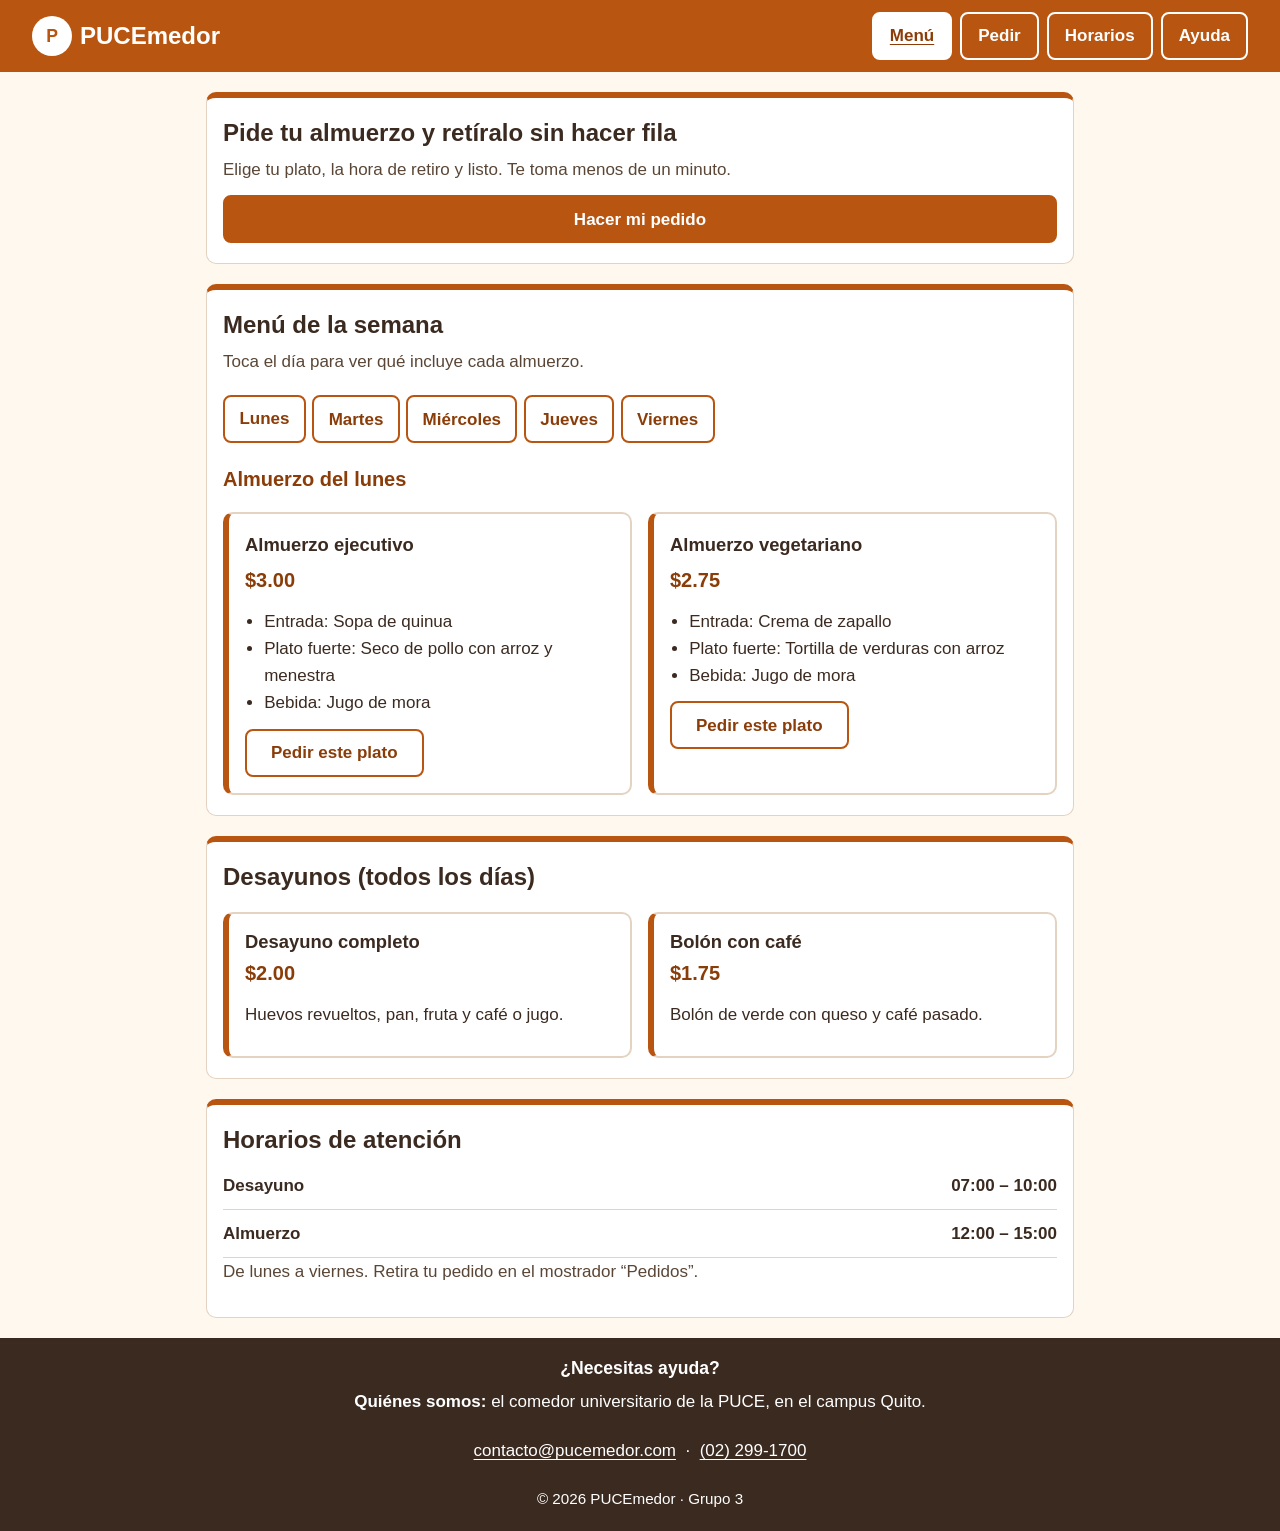
<file: index.html>
<!DOCTYPE html>
<html lang="es">
<head>
  <meta charset="UTF-8">
  <meta name="viewport" content="width=device-width, initial-scale=1.0">
  <meta name="description" content="PUCEmedor: menú y pedidos del comedor universitario de la PUCE.">
  <title>Menú y pedidos del comedor | PUCEmedor</title>
  <link rel="stylesheet" href="css/styles.css">
</head>
<body>

  <a class="saltar" href="#contenido">Saltar al contenido</a>

  <header class="encabezado">
    <a class="logo" href="index.html" aria-label="PUCEmedor, ir al inicio">
      <span class="logo__icono" aria-hidden="true">P</span>
      <span>PUCEmedor</span>
    </a>
    <nav aria-label="Navegación principal">
      <ul class="nav__lista">
        <li><a href="index.html#menu" aria-current="page">Menú</a></li>
        <li><a href="pedidos.html">Pedir</a></li>
        <li><a href="index.html#horarios">Horarios</a></li>
        <li><a href="#ayuda">Ayuda</a></li>
      </ul>
    </nav>
  </header>

  <main id="contenido" class="principal" tabindex="-1">

    <section class="seccion" aria-labelledby="titulo-inicio">
      <h1 id="titulo-inicio" class="seccion__titulo">Pide tu almuerzo y retíralo sin hacer fila</h1>
      <p class="seccion__texto">Elige tu plato, la hora de retiro y listo. Te toma menos de un minuto.</p>
      <a class="boton boton--ancho" href="pedidos.html">Hacer mi pedido</a>
    </section>

    <section id="menu" class="seccion menu-semanal" aria-labelledby="titulo-menu">
      <h2 id="titulo-menu" class="seccion__titulo">Menú de la semana</h2>
      <p class="seccion__texto">Toca el día para ver qué incluye cada almuerzo.</p>
      <nav class="tabs" aria-label="Días de la semana">
        <a href="#lunes">Lunes</a>
        <a href="#martes">Martes</a>
        <a href="#miercoles">Miércoles</a>
        <a href="#jueves">Jueves</a>
        <a href="#viernes">Viernes</a>
      </nav>
      <section id="lunes" class="dia" aria-labelledby="titulo-lunes">
        <h3 id="titulo-lunes" class="dia__titulo">Almuerzo del lunes</h3>
        <div class="tarjetas">
          <article class="tarjeta">
            <h4>Almuerzo ejecutivo</h4>
            <p class="precio">$3.00</p>
            <ul class="incluye" aria-label="Incluye">
              <li>Entrada: Sopa de quinua</li>
              <li>Plato fuerte: Seco de pollo con arroz y menestra</li>
              <li>Bebida: Jugo de mora</li>
            </ul>
            <a class="boton boton--secundario" href="pedidos.html">Pedir este plato</a>
          </article>
          <article class="tarjeta">
            <h4>Almuerzo vegetariano</h4>
            <p class="precio">$2.75</p>
            <ul class="incluye" aria-label="Incluye">
              <li>Entrada: Crema de zapallo</li>
              <li>Plato fuerte: Tortilla de verduras con arroz</li>
              <li>Bebida: Jugo de mora</li>
            </ul>
            <a class="boton boton--secundario" href="pedidos.html">Pedir este plato</a>
          </article>
        </div>
      </section>
      <section id="martes" class="dia" aria-labelledby="titulo-martes">
        <h3 id="titulo-martes" class="dia__titulo">Almuerzo del martes</h3>
        <div class="tarjetas">
          <article class="tarjeta">
            <h4>Almuerzo ejecutivo</h4>
            <p class="precio">$3.00</p>
            <ul class="incluye" aria-label="Incluye">
              <li>Entrada: Locro de papa</li>
              <li>Plato fuerte: Carne asada con arroz y ensalada</li>
              <li>Bebida: Jugo de naranjilla</li>
            </ul>
            <a class="boton boton--secundario" href="pedidos.html">Pedir este plato</a>
          </article>
          <article class="tarjeta">
            <h4>Almuerzo vegetariano</h4>
            <p class="precio">$2.75</p>
            <ul class="incluye" aria-label="Incluye">
              <li>Entrada: Locro de papa</li>
              <li>Plato fuerte: Menestra de lenteja con arroz y maduro</li>
              <li>Bebida: Jugo de naranjilla</li>
            </ul>
            <a class="boton boton--secundario" href="pedidos.html">Pedir este plato</a>
          </article>
        </div>
      </section>
      <section id="miercoles" class="dia" aria-labelledby="titulo-miercoles">
        <h3 id="titulo-miercoles" class="dia__titulo">Almuerzo del miércoles</h3>
        <div class="tarjetas">
          <article class="tarjeta">
            <h4>Almuerzo ejecutivo</h4>
            <p class="precio">$3.00</p>
            <ul class="incluye" aria-label="Incluye">
              <li>Entrada: Sopa de fideo</li>
              <li>Plato fuerte: Pollo al horno con puré de papa</li>
              <li>Bebida: Limonada</li>
            </ul>
            <a class="boton boton--secundario" href="pedidos.html">Pedir este plato</a>
          </article>
          <article class="tarjeta">
            <h4>Almuerzo vegetariano</h4>
            <p class="precio">$2.75</p>
            <ul class="incluye" aria-label="Incluye">
              <li>Entrada: Sopa de fideo</li>
              <li>Plato fuerte: Lasaña de vegetales</li>
              <li>Bebida: Limonada</li>
            </ul>
            <a class="boton boton--secundario" href="pedidos.html">Pedir este plato</a>
          </article>
        </div>
      </section>
      <section id="jueves" class="dia" aria-labelledby="titulo-jueves">
        <h3 id="titulo-jueves" class="dia__titulo">Almuerzo del jueves</h3>
        <div class="tarjetas">
          <article class="tarjeta">
            <h4>Almuerzo ejecutivo</h4>
            <p class="precio">$3.00</p>
            <ul class="incluye" aria-label="Incluye">
              <li>Entrada: Sopa de verduras</li>
              <li>Plato fuerte: Estofado de res con arroz</li>
              <li>Bebida: Jugo de piña</li>
            </ul>
            <a class="boton boton--secundario" href="pedidos.html">Pedir este plato</a>
          </article>
          <article class="tarjeta">
            <h4>Almuerzo vegetariano</h4>
            <p class="precio">$2.75</p>
            <ul class="incluye" aria-label="Incluye">
              <li>Entrada: Sopa de verduras</li>
              <li>Plato fuerte: Arroz con champiñones y ensalada</li>
              <li>Bebida: Jugo de piña</li>
            </ul>
            <a class="boton boton--secundario" href="pedidos.html">Pedir este plato</a>
          </article>
        </div>
      </section>
      <section id="viernes" class="dia" aria-labelledby="titulo-viernes">
        <h3 id="titulo-viernes" class="dia__titulo">Almuerzo del viernes</h3>
        <div class="tarjetas">
          <article class="tarjeta">
            <h4>Almuerzo ejecutivo</h4>
            <p class="precio">$3.00</p>
            <ul class="incluye" aria-label="Incluye">
              <li>Entrada: Crema de choclo</li>
              <li>Plato fuerte: Pescado apanado con arroz y ensalada</li>
              <li>Bebida: Jugo de tomate de árbol</li>
            </ul>
            <a class="boton boton--secundario" href="pedidos.html">Pedir este plato</a>
          </article>
          <article class="tarjeta">
            <h4>Almuerzo vegetariano</h4>
            <p class="precio">$2.75</p>
            <ul class="incluye" aria-label="Incluye">
              <li>Entrada: Crema de choclo</li>
              <li>Plato fuerte: Llapingachos con huevo y ensalada</li>
              <li>Bebida: Jugo de tomate de árbol</li>
            </ul>
            <a class="boton boton--secundario" href="pedidos.html">Pedir este plato</a>
          </article>
        </div>
      </section>
    </section>

    <section id="desayunos" class="seccion" aria-labelledby="titulo-desayunos">
      <h2 id="titulo-desayunos" class="seccion__titulo">Desayunos (todos los días)</h2>
      <div class="tarjetas">
        <article class="tarjeta">
          <h3>Desayuno completo</h3>
          <p class="precio">$2.00</p>
          <p>Huevos revueltos, pan, fruta y café o jugo.</p>
        </article>
        <article class="tarjeta">
          <h3>Bolón con café</h3>
          <p class="precio">$1.75</p>
          <p>Bolón de verde con queso y café pasado.</p>
        </article>
      </div>
    </section>

    <section id="horarios" class="seccion" aria-labelledby="titulo-horarios">
      <h2 id="titulo-horarios" class="seccion__titulo">Horarios de atención</h2>
      <ul class="horarios">
        <li><span>Desayuno</span> <span>07:00 – 10:00</span></li>
        <li><span>Almuerzo</span> <span>12:00 – 15:00</span></li>
      </ul>
      <p class="seccion__texto">De lunes a viernes. Retira tu pedido en el mostrador “Pedidos”.</p>
    </section>

  </main>

  <footer id="ayuda" class="pie">
    <h2>¿Necesitas ayuda?</h2>
    <p><strong>Quiénes somos:</strong> el comedor universitario de la PUCE, en el campus Quito.</p>
    <p>
      <a href="mailto:contacto@pucemedor.com">contacto@pucemedor.com</a>
      &nbsp;·&nbsp;
      <a href="tel:+59322991700">(02) 299-1700</a>
    </p>
    <p class="pie__copy">© 2026 PUCEmedor · Grupo 3</p>
  </footer>

</body>
</html>
</file>
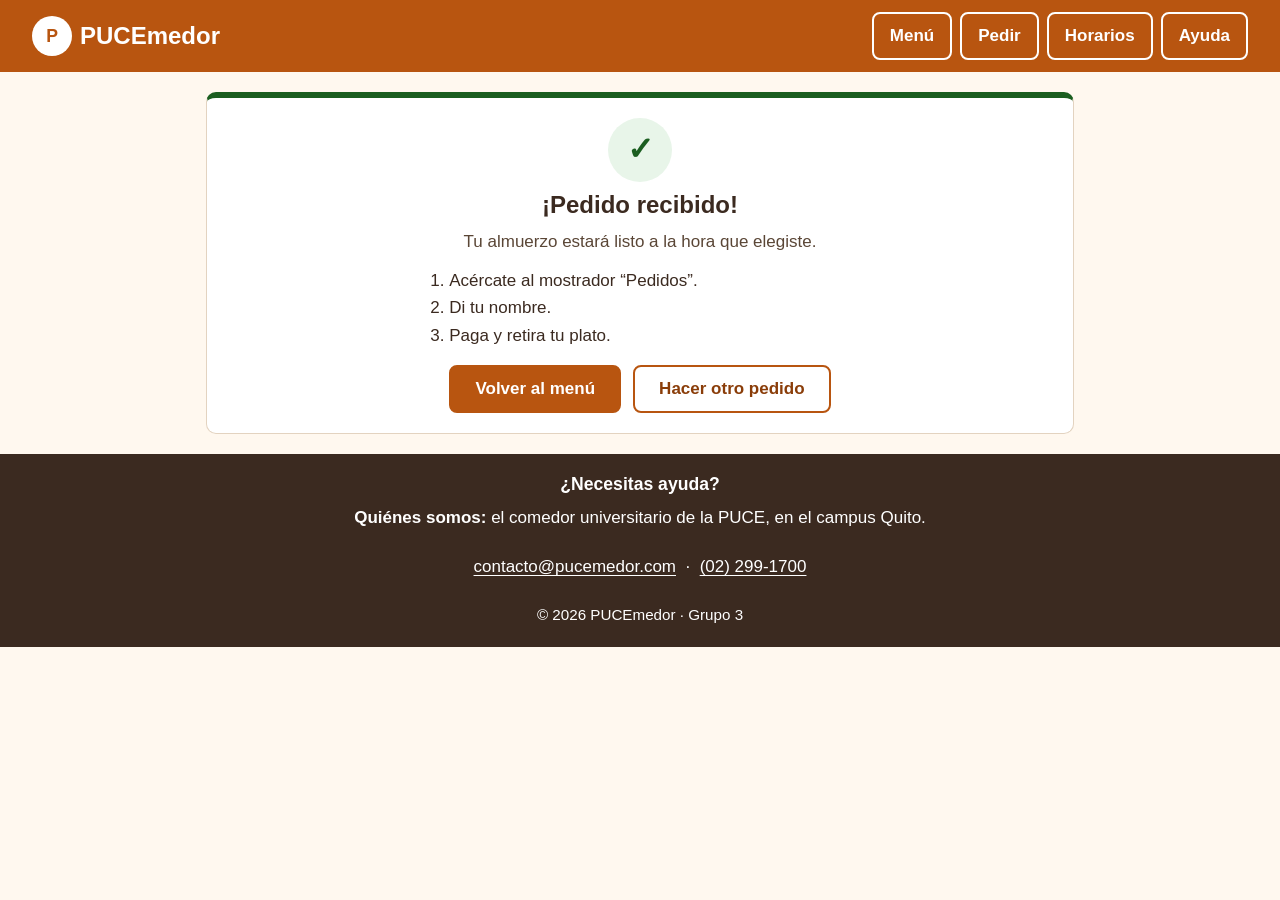
<file: gracias.html>
<!DOCTYPE html>
<html lang="es">
<head>
  <meta charset="UTF-8">
  <meta name="viewport" content="width=device-width, initial-scale=1.0">
  <meta name="description" content="PUCEmedor: menú y pedidos del comedor universitario de la PUCE.">
  <title>Pedido recibido | PUCEmedor</title>
  <link rel="stylesheet" href="css/styles.css">
</head>
<body>

  <a class="saltar" href="#contenido">Saltar al contenido</a>

  <header class="encabezado">
    <a class="logo" href="index.html" aria-label="PUCEmedor, ir al inicio">
      <span class="logo__icono" aria-hidden="true">P</span>
      <span>PUCEmedor</span>
    </a>
    <nav aria-label="Navegación principal">
      <ul class="nav__lista">
        <li><a href="index.html#menu">Menú</a></li>
        <li><a href="pedidos.html">Pedir</a></li>
        <li><a href="index.html#horarios">Horarios</a></li>
        <li><a href="#ayuda">Ayuda</a></li>
      </ul>
    </nav>
  </header>

  <main id="contenido" class="principal" tabindex="-1">

    <section class="seccion confirmacion" aria-labelledby="titulo-gracias">
      <span class="icono-ok" aria-hidden="true">✓</span>
      <h1 id="titulo-gracias" class="seccion__titulo">¡Pedido recibido!</h1>
      <p class="seccion__texto">Tu almuerzo estará listo a la hora que elegiste.</p>
      <ol class="pasos">
        <li>Acércate al mostrador “Pedidos”.</li>
        <li>Di tu nombre.</li>
        <li>Paga y retira tu plato.</li>
      </ol>
      <div class="acciones">
        <a class="boton" href="index.html#menu">Volver al menú</a>
        <a class="boton boton--secundario" href="pedidos.html">Hacer otro pedido</a>
      </div>
    </section>

  </main>

  <footer id="ayuda" class="pie">
    <h2>¿Necesitas ayuda?</h2>
    <p><strong>Quiénes somos:</strong> el comedor universitario de la PUCE, en el campus Quito.</p>
    <p>
      <a href="mailto:contacto@pucemedor.com">contacto@pucemedor.com</a>
      &nbsp;·&nbsp;
      <a href="tel:+59322991700">(02) 299-1700</a>
    </p>
    <p class="pie__copy">© 2026 PUCEmedor · Grupo 3</p>
  </footer>

</body>
</html>
</file>
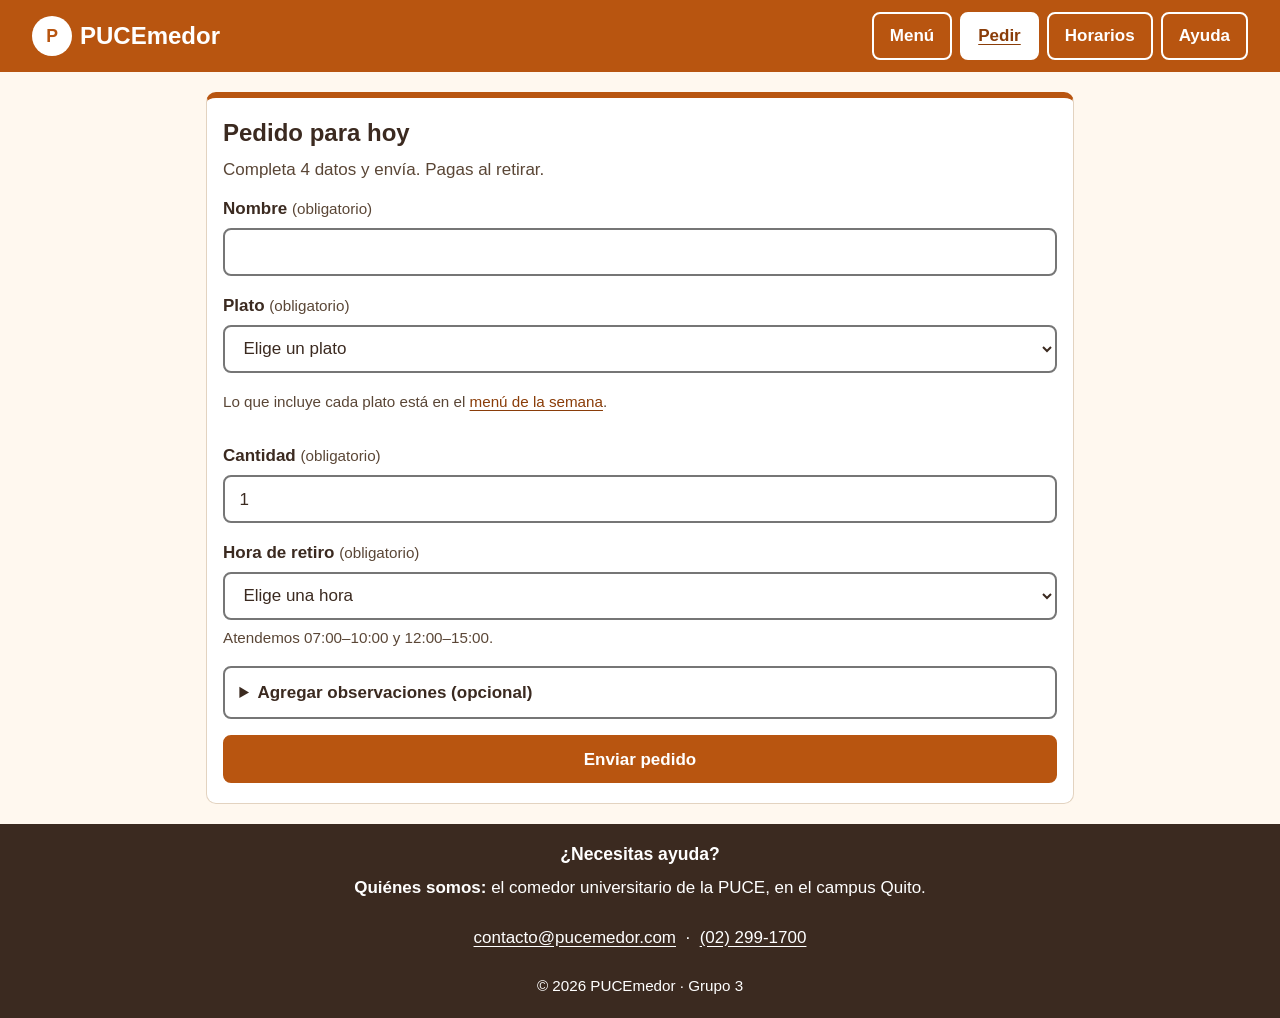
<file: pedidos.html>
<!DOCTYPE html>
<html lang="es">
<head>
  <meta charset="UTF-8">
  <meta name="viewport" content="width=device-width, initial-scale=1.0">
  <meta name="description" content="PUCEmedor: menú y pedidos del comedor universitario de la PUCE.">
  <title>Hacer pedido | PUCEmedor</title>
  <link rel="stylesheet" href="css/styles.css">
</head>
<body>

  <a class="saltar" href="#contenido">Saltar al contenido</a>

  <header class="encabezado">
    <a class="logo" href="index.html" aria-label="PUCEmedor, ir al inicio">
      <span class="logo__icono" aria-hidden="true">P</span>
      <span>PUCEmedor</span>
    </a>
    <nav aria-label="Navegación principal">
      <ul class="nav__lista">
        <li><a href="index.html#menu">Menú</a></li>
        <li><a href="pedidos.html" aria-current="page">Pedir</a></li>
        <li><a href="index.html#horarios">Horarios</a></li>
        <li><a href="#ayuda">Ayuda</a></li>
      </ul>
    </nav>
  </header>

  <main id="contenido" class="principal" tabindex="-1">

    <section class="seccion" aria-labelledby="titulo-pedido">
      <h1 id="titulo-pedido" class="seccion__titulo">Pedido para hoy</h1>
      <p class="seccion__texto">Completa 4 datos y envía. Pagas al retirar.</p>

      <form class="formulario" action="gracias.html" method="get">
        <div class="grupo">
          <label for="nombre">Nombre <span class="obligatorio">(obligatorio)</span></label>
          <input type="text" id="nombre" name="nombre" class="campo"
                 autocomplete="name" autocapitalize="words" required>
        </div>

        <div class="grupo">
          <label for="plato">Plato <span class="obligatorio">(obligatorio)</span></label>
          <select id="plato" name="plato" class="campo" required>
            <option value="">Elige un plato</option>
            <option>Almuerzo ejecutivo – $3.00</option>
            <option>Almuerzo vegetariano – $2.75</option>
            <option>Desayuno completo – $2.00</option>
            <option>Bolón con café – $1.75</option>
          </select>
          <p class="ayuda">Lo que incluye cada plato está en el <a href="index.html#menu">menú de la semana</a>.</p>
        </div>

        <div class="grupo">
          <label for="cantidad">Cantidad <span class="obligatorio">(obligatorio)</span></label>
          <input type="number" id="cantidad" name="cantidad" class="campo"
                 min="1" max="5" value="1" inputmode="numeric" required>
        </div>

        <div class="grupo">
          <label for="hora">Hora de retiro <span class="obligatorio">(obligatorio)</span></label>
          <select id="hora" name="hora" class="campo" aria-describedby="ayuda-hora" required>
            <option value="">Elige una hora</option>
              <option>07:30</option>
              <option>08:00</option>
              <option>08:30</option>
              <option>09:00</option>
              <option>09:30</option>
              <option>12:00</option>
              <option>12:30</option>
              <option>13:00</option>
              <option>13:30</option>
              <option>14:00</option>
              <option>14:30</option>
          </select>
          <p id="ayuda-hora" class="ayuda">Atendemos 07:00–10:00 y 12:00–15:00.</p>
        </div>

        <details>
          <summary>Agregar observaciones (opcional)</summary>
          <div class="grupo">
            <label for="observaciones">Observaciones</label>
            <textarea id="observaciones" name="observaciones" class="campo"
                      placeholder="Ej.: sin cebolla"></textarea>
          </div>
        </details>

        <button type="submit" class="boton boton--ancho">Enviar pedido</button>
      </form>
    </section>

  </main>

  <footer id="ayuda" class="pie">
    <h2>¿Necesitas ayuda?</h2>
    <p><strong>Quiénes somos:</strong> el comedor universitario de la PUCE, en el campus Quito.</p>
    <p>
      <a href="mailto:contacto@pucemedor.com">contacto@pucemedor.com</a>
      &nbsp;·&nbsp;
      <a href="tel:+59322991700">(02) 299-1700</a>
    </p>
    <p class="pie__copy">© 2026 PUCEmedor · Grupo 3</p>
  </footer>

</body>
</html>
</file>
<file: css/styles.css>
:root {
  --naranja: #b85510;
  --naranja-hover: #8a3d09;
  --cafe: #3b2a20;
  --crema: #fff8ef;
  --blanco: #ffffff;
  --texto-suave: #5a4636;
  --borde-campo: #767676;
  --borde-suave: #e3d3c0;
  --ok-texto: #1b5e20;
  --ok-fondo: #e8f5e9;
  --tactil: 48px;
}

*,
*::before,
*::after {
  box-sizing: border-box;
}

html {
  font-size: 100%;
  scroll-behavior: smooth;
}

body {
  margin: 0;
  font-family: "Segoe UI", Roboto, Arial, sans-serif;
  font-size: 1.0625rem;
  line-height: 1.6;
  color: var(--cafe);
  background: var(--crema);
}

h1, h2, h3 {
  line-height: 1.25;
  margin: 0 0 0.5rem;
}

p {
  margin: 0 0 0.75rem;
}

ul {
  list-style: none;
  margin: 0;
  padding: 0;
}

a {
  color: var(--naranja-hover);
  text-underline-offset: 3px;
}

a:focus,
button:focus,
input:focus,
select:focus,
textarea:focus,
summary:focus {
  outline: 3px solid var(--cafe);
  outline-offset: 2px;
}

.saltar {
  position: absolute;
  left: 1rem;
  top: -100px;
  z-index: 20;
  display: inline-flex;
  align-items: center;
  min-height: var(--tactil);
  padding: 0 1rem;
  background: var(--cafe);
  color: var(--blanco);
  font-weight: 700;
  border-radius: 8px;
}

.saltar:focus {
  top: 1rem;
  outline-color: var(--naranja);
}

.encabezado {
  background: var(--naranja);
  color: var(--blanco);
  padding: 0.75rem 1rem;
}

.logo {
  display: inline-flex;
  align-items: center;
  gap: 0.5rem;
  min-height: var(--tactil);
  color: var(--blanco);
  font-size: 1.5rem;
  font-weight: 800;
  text-decoration: none;
}

.logo__icono {
  display: inline-flex;
  align-items: center;
  justify-content: center;
  width: 40px;
  height: 40px;
  border-radius: 50%;
  background: var(--blanco);
  color: var(--naranja);
  font-size: 1.1rem;
}

.nav__lista {
  display: flex;
  flex-wrap: wrap;
  gap: 0.5rem;
  margin-top: 0.5rem;
}

.nav__lista a {
  display: inline-flex;
  align-items: center;
  min-height: var(--tactil);
  padding: 0 1rem;
  border: 2px solid var(--blanco);
  border-radius: 8px;
  color: var(--blanco);
  font-weight: 700;
  text-decoration: none;
}

.nav__lista a:hover {
  background: var(--naranja-hover);
}

.nav__lista a[aria-current="page"] {
  background: var(--blanco);
  color: var(--naranja-hover);
  text-decoration: underline;
}

.encabezado a:focus,
.pie a:focus {
  outline-color: var(--blanco);
}

.principal {
  max-width: 900px;
  margin: 0 auto;
  padding: 1.25rem 1rem;
  display: grid;
  grid-template-columns: minmax(0, 1fr);
  gap: 1.25rem;
}

.principal:focus {
  outline: none;
}

.seccion {
  background: var(--blanco);
  border: 1px solid var(--borde-suave);
  border-top: 6px solid var(--naranja);
  border-radius: 10px;
  padding: 1.25rem 1rem;
}

.seccion__titulo {
  font-size: 1.5rem;
  color: var(--cafe);
}

.seccion__texto {
  color: var(--texto-suave);
}

.boton {
  display: inline-flex;
  align-items: center;
  justify-content: center;
  min-height: var(--tactil);
  padding: 0 1.5rem;
  font: inherit;
  font-weight: 700;
  color: var(--blanco);
  background: var(--naranja);
  border: 2px solid var(--naranja);
  border-radius: 8px;
  text-decoration: none;
  cursor: pointer;
}

.boton:hover {
  background: var(--naranja-hover);
  border-color: var(--naranja-hover);
}

.boton--secundario {
  background: var(--blanco);
  color: var(--naranja-hover);
}

.boton--secundario:hover {
  background: var(--crema);
  color: var(--naranja-hover);
}

.boton--ancho {
  width: 100%;
}

.acciones {
  display: flex;
  flex-wrap: wrap;
  gap: 0.75rem;
}

.tabs {
  position: sticky;
  top: 0;
  z-index: 5;
  display: flex;
  flex-wrap: wrap;
  gap: 0.4rem;
  padding: 0.5rem 0;
  background: var(--blanco);
}

.tabs a {
  display: inline-flex;
  align-items: center;
  justify-content: center;
  min-height: var(--tactil);
  min-width: var(--tactil);
  padding: 0 0.9rem;
  border: 2px solid var(--naranja);
  border-radius: 8px;
  color: var(--naranja-hover);
  font-weight: 700;
  text-decoration: none;
  white-space: nowrap;
  flex-shrink: 0;
}

.tabs a:hover {
  background: var(--crema);
}

.dia {
  scroll-margin-top: 80px;
  margin-top: 1rem;
}

.dia__titulo {
  font-size: 1.25rem;
  color: var(--naranja-hover);
}

@supports selector(:has(*)) {
  .dia {
    display: none;
  }

  .dia:target {
    display: block;
  }

  .menu-semanal:not(:has(.dia:target)) #lunes {
    display: block;
  }
}

.tarjeta {
  border: 2px solid var(--borde-suave);
  border-left: 6px solid var(--naranja);
  border-radius: 10px;
  padding: 1rem;
  margin-top: 0.75rem;
}

.tarjeta h3,
.tarjeta h4 {
  font-size: 1.15rem;
  margin: 0 0 0.25rem;
}

.precio {
  font-size: 1.25rem;
  font-weight: 800;
  color: var(--naranja-hover);
}

.incluye {
  padding-left: 1.2rem;
  list-style: disc;
  margin: 0.25rem 0 0.75rem;
}

.horarios li {
  display: flex;
  justify-content: space-between;
  gap: 1rem;
  padding: 0.6rem 0;
  border-bottom: 1px solid var(--borde-suave);
  font-weight: 600;
}

.formulario fieldset {
  border: 2px solid var(--borde-campo);
  border-radius: 10px;
  padding: 0.75rem 1rem;
  margin: 0 0 1rem;
}

.formulario legend {
  font-weight: 700;
  padding: 0 0.4rem;
}

.grupo {
  margin-bottom: 1rem;
}

.grupo label {
  display: block;
  font-weight: 700;
  margin-bottom: 0.35rem;
}

.obligatorio {
  font-weight: 400;
  font-size: 0.95rem;
  color: var(--texto-suave);
}

.campo {
  display: block;
  width: 100%;
  min-height: var(--tactil);
  padding: 0 0.9rem;
  font: inherit;
  color: var(--cafe);
  background: var(--blanco);
  border: 2px solid var(--borde-campo);
  border-radius: 8px;
}

textarea.campo {
  min-height: 96px;
  padding: 0.6rem 0.9rem;
}

.ayuda {
  font-size: 0.95rem;
  color: var(--texto-suave);
  margin: 0.35rem 0 0;
}

details {
  border: 2px solid var(--borde-campo);
  border-radius: 8px;
  padding: 0 0.9rem;
  margin-bottom: 1rem;
}

summary {
  display: list-item;
  min-height: var(--tactil);
  padding: 0.7rem 0;
  font-weight: 700;
  cursor: pointer;
}

details .grupo {
  margin-top: 0.25rem;
}

.confirmacion {
  text-align: center;
  border-top-color: var(--ok-texto);
}

.confirmacion .acciones {
  justify-content: center;
}

.icono-ok {
  display: inline-flex;
  align-items: center;
  justify-content: center;
  width: 64px;
  height: 64px;
  border-radius: 50%;
  background: var(--ok-fondo);
  color: var(--ok-texto);
  font-size: 2rem;
  font-weight: 800;
  margin-bottom: 0.5rem;
}

.pasos {
  text-align: left;
  max-width: 420px;
  margin: 0 auto 1rem;
  padding-left: 1.2rem;
}

.pie {
  background: var(--cafe);
  color: var(--blanco);
  padding: 1.25rem 1rem;
  text-align: center;
}

.pie h2 {
  font-size: 1.1rem;
}

.pie a {
  display: inline-flex;
  align-items: center;
  min-height: var(--tactil);
  color: var(--blanco);
}

.pie__copy {
  margin: 0.5rem 0 0;
  font-size: 0.95rem;
}

@media (min-width: 768px) {
  .encabezado {
    display: flex;
    align-items: center;
    justify-content: space-between;
    padding: 0.75rem 2rem;
  }

  .nav__lista {
    margin-top: 0;
  }

  .tarjetas {
    display: grid;
    grid-template-columns: 1fr 1fr;
    gap: 1rem;
  }
}

@media (prefers-reduced-motion: reduce) {
  html {
    scroll-behavior: auto;
  }
}

.ayuda a {
  display: inline-flex;
  align-items: center;
  min-height: var(--tactil);
}
</file>
